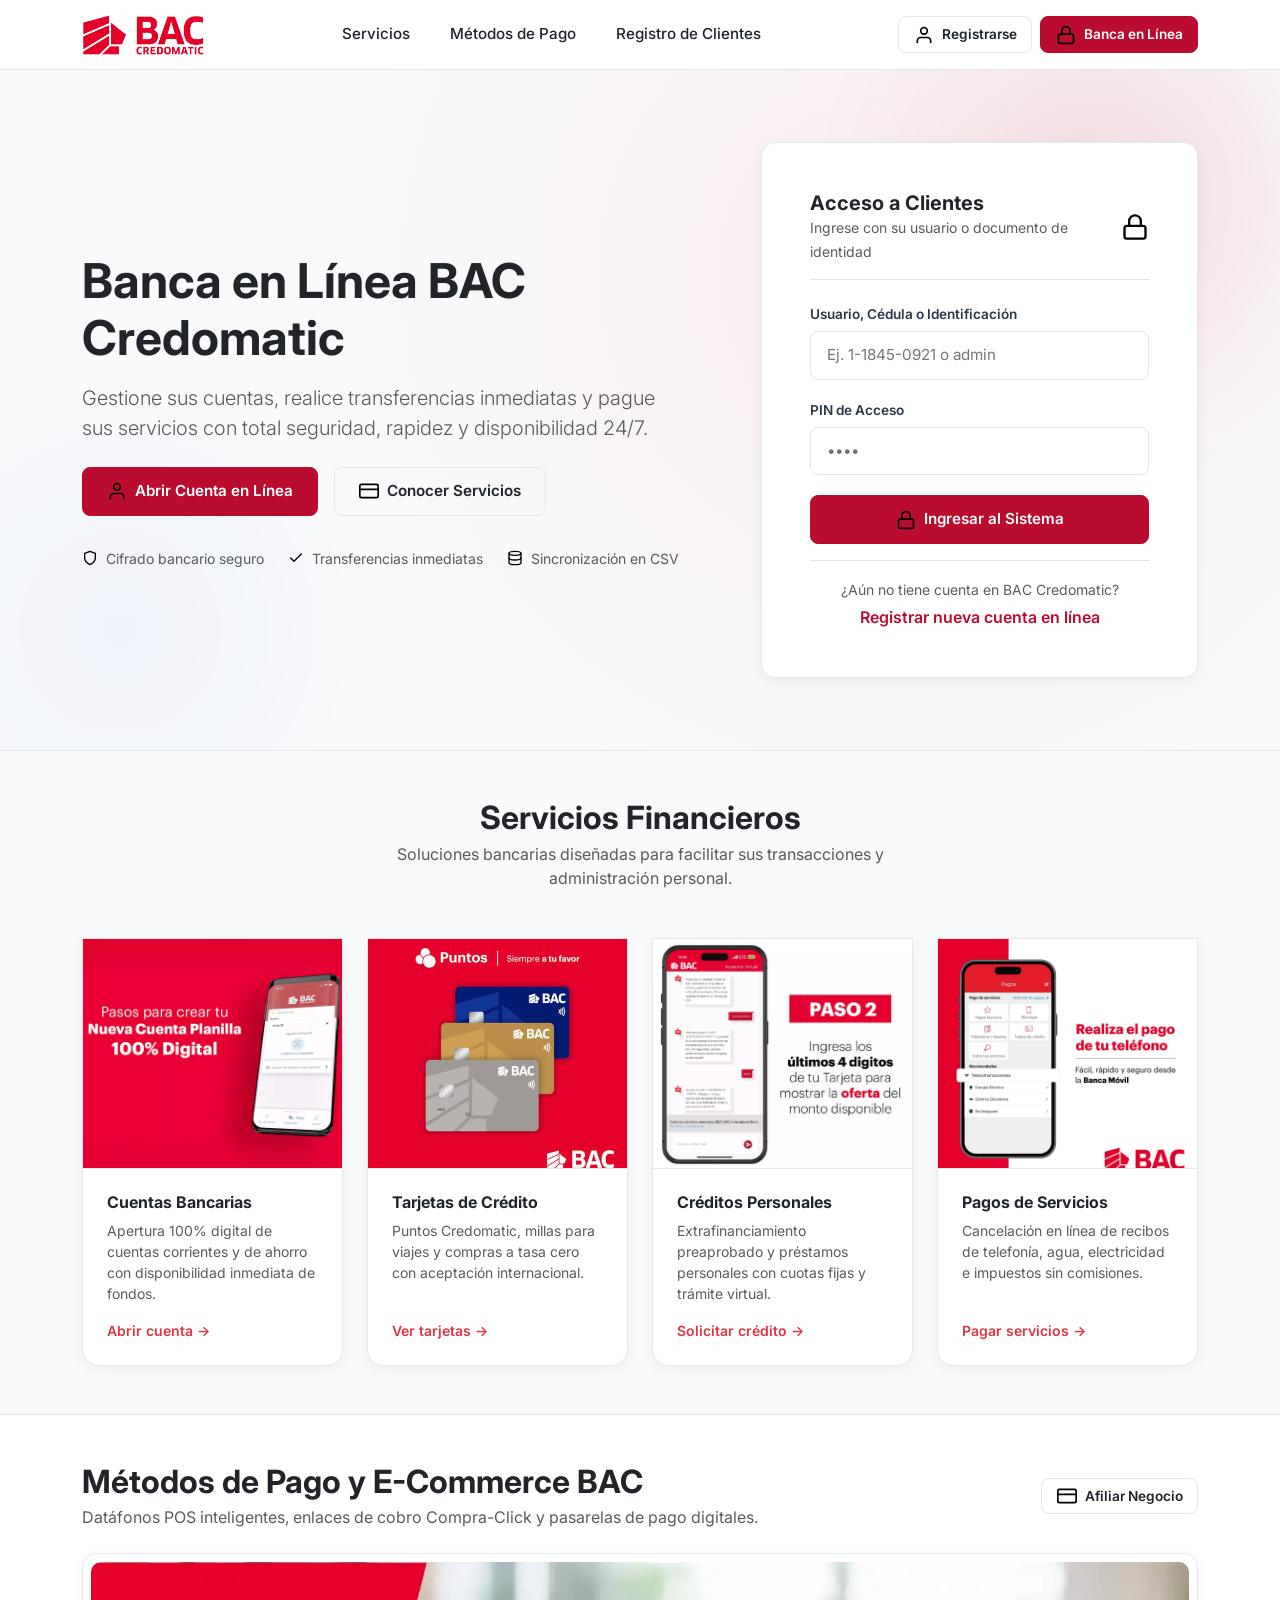
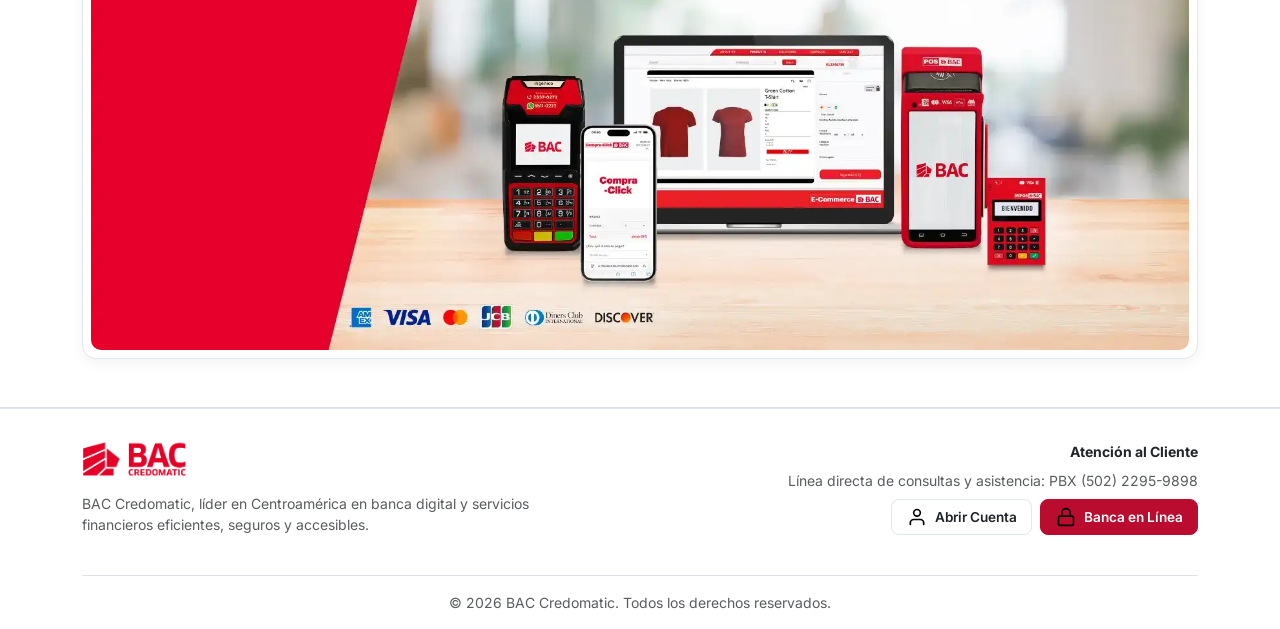
<file: index.html>
<!DOCTYPE html>
<html lang="es">
<head>
  <meta charset="UTF-8">
  <meta name="viewport" content="width=device-width, initial-scale=1.0">
  <title>BAC Credomatic | Banca en Línea</title>
  <link rel="icon" type="image/jpeg" href="imas/elemento_11.jpg">
  <link rel="apple-touch-icon" href="imas/elemento_11.jpg">
  <link href="https://cdn.jsdelivr.net/npm/bootstrap@5.3.3/dist/css/bootstrap.min.css" rel="stylesheet">
  <link rel="stylesheet" href="css/animated.css">
  <link rel="stylesheet" href="css/styles.css">
</head>
<body>

  <!-- Navegación principal -->
  <header class="bac-navbar">
    <div class="container d-flex align-items-center justify-content-between">
      <a href="index.html" class="d-flex align-items-center">
        <img src="imas/logo_sinfondo.png" alt="BAC Credomatic" class="brand-logo">
      </a>
      <nav class="d-none d-md-flex align-items-center gap-2">
        <a href="#servicios" class="bac-nav-link">Servicios</a>
        <a href="#comercio" class="bac-nav-link">Métodos de Pago</a>
        <a href="html/registro.html" class="bac-nav-link">Registro de Clientes</a>
      </nav>
      <div class="d-flex align-items-center gap-2">
        <a href="html/registro.html" class="uiverse-btn-outline uiverse-btn-sm">
          <span class="svg-icon"><img src="svg/user.svg" alt="Registro"></span>
          <span>Registrarse</span>
        </a>
        <a href="html/banca.html" class="uiverse-btn-primary uiverse-btn-sm">
          <span class="svg-icon"><img src="svg/lock.svg" alt="Acceso"></span>
          <span>Banca en Línea</span>
        </a>
      </div>
    </div>
  </header>

  <main>
    <!-- Hero principal limpio, moderno y con fondo difuminado interactivo -->
    <section class="bac-hero-ambient">
      <div class="bac-ambient-orb bac-orb-red"></div>
      <div class="bac-ambient-orb bac-orb-blue"></div>

      <div class="container position-relative" style="z-index: 1;">
        <div class="row align-items-center g-5">
          <div class="col-lg-7 animate__animated animate__fadeInLeft">
            <h1 class="display-5 fw-bold text-dark mb-3">
              Banca en Línea BAC Credomatic
            </h1>
            <p class="lead text-muted mb-4" style="max-width: 580px;">
              Gestione sus cuentas, realice transferencias inmediatas y pague sus servicios con total seguridad, rapidez y disponibilidad 24/7.
            </p>

            <div class="d-flex flex-wrap gap-3 mb-4">
              <a href="html/registro.html" class="uiverse-btn-primary">
                <span class="svg-icon"><img src="svg/user.svg" alt="Crear Cuenta"></span>
                <span>Abrir Cuenta en Línea</span>
              </a>
              <a href="#servicios" class="uiverse-btn-outline">
                <span class="svg-icon"><img src="svg/card.svg" alt="Servicios"></span>
                <span>Conocer Servicios</span>
              </a>
            </div>

            <div class="d-flex flex-wrap align-items-center gap-4 pt-2 text-muted small">
              <div class="d-flex align-items-center gap-2">
                <span class="svg-icon icon-sm text-danger"><img src="svg/shield.svg" alt="Seguridad"></span>
                <span>Cifrado bancario seguro</span>
              </div>
              <div class="d-flex align-items-center gap-2">
                <span class="svg-icon icon-sm text-danger"><img src="svg/check.svg" alt="Tiempo Real"></span>
                <span>Transferencias inmediatas</span>
              </div>
              <div class="d-flex align-items-center gap-2">
                <span class="svg-icon icon-sm text-danger"><img src="svg/database.svg" alt="Datos"></span>
                <span>Sincronización en CSV</span>
              </div>
            </div>
          </div>

          <!-- Tarjeta de Ingreso Directo -->
          <div class="col-lg-5 animate__animated animate__fadeInRight">
            <div class="uiverse-card p-4 p-md-5">
              <div class="d-flex align-items-center justify-content-between mb-4 border-bottom pb-3">
                <div>
                  <h2 class="h5 fw-bold text-dark mb-0">Acceso a Clientes</h2>
                  <small class="text-muted">Ingrese con su usuario o documento de identidad</small>
                </div>
                <span class="svg-icon icon-primary icon-lg">
                  <img src="svg/lock.svg" alt="Candado">
                </span>
              </div>

              <div id="loginFeedback" class="d-none"></div>

              <form id="loginForm">
                <div class="uiverse-input-group">
                  <label for="loginUser">Usuario, Cédula o Identificación</label>
                  <input type="text" id="loginUser" class="uiverse-input" placeholder="Ej. 1-1845-0921 o admin" required>
                </div>

                <div class="uiverse-input-group">
                  <label for="loginPin">PIN de Acceso</label>
                  <input type="password" id="loginPin" class="uiverse-input" placeholder="••••" maxlength="6" required>
                </div>

                <button type="submit" class="uiverse-btn-primary w-100 mb-3">
                  <span class="svg-icon"><img src="svg/lock.svg" alt="Ingresar"></span>
                  <span>Ingresar al Sistema</span>
                </button>
              </form>

              <div class="text-center pt-3 border-top">
                <span class="text-muted small">¿Aún no tiene cuenta en BAC Credomatic?</span>
                <a href="html/registro.html" class="d-block fw-semibold mt-1">Registrar nueva cuenta en línea</a>
              </div>
            </div>
          </div>
        </div>
      </div>
    </section>

    <!-- Sección de Servicios Principales: Rectangulares arriba y redondeadas abajo -->
    <section id="servicios" class="py-5">
      <div class="container">
        <div class="text-center mb-5">
          <h2 class="fw-bold text-dark mb-1">Servicios Financieros</h2>
          <p class="text-muted mx-auto" style="max-width: 550px;">
            Soluciones bancarias diseñadas para facilitar sus transacciones y administración personal.
          </p>
        </div>

        <div class="row g-4">
          <!-- Card 1: Cuentas Bancarias -->
          <div class="col-md-6 col-lg-3">
            <div class="bac-service-card">
              <img src="imas/crear_cuenta_card.png" alt="Apertura de Cuenta Digital" class="bac-service-card-img">
              <div class="bac-service-card-body">
                <h3 class="h6 fw-bold text-dark">Cuentas Bancarias</h3>
                <p class="text-muted small flex-grow-1">
                  Apertura 100% digital de cuentas corrientes y de ahorro con disponibilidad inmediata de fondos.
                </p>
                <a href="html/registro.html" class="fw-semibold text-danger small">Abrir cuenta &rarr;</a>
              </div>
            </div>
          </div>

          <!-- Card 2: Tarjetas de Crédito -->
          <div class="col-md-6 col-lg-3">
            <div class="bac-service-card">
              <img src="imas/tarjetas_card.jpg" alt="Tarjetas BAC Credomatic y Puntos" class="bac-service-card-img">
              <div class="bac-service-card-body">
                <h3 class="h6 fw-bold text-dark">Tarjetas de Crédito</h3>
                <p class="text-muted small flex-grow-1">
                  Puntos Credomatic, millas para viajes y compras a tasa cero con aceptación internacional.
                </p>
                <a href="html/banca.html" class="fw-semibold text-danger small">Ver tarjetas &rarr;</a>
              </div>
            </div>
          </div>

          <!-- Card 3: Créditos Personales -->
          <div class="col-md-6 col-lg-3">
            <div class="bac-service-card">
              <img src="imas/creditos_card.png" alt="Créditos y Extrafinanciamiento" class="bac-service-card-img">
              <div class="bac-service-card-body">
                <h3 class="h6 fw-bold text-dark">Créditos Personales</h3>
                <p class="text-muted small flex-grow-1">
                  Extrafinanciamiento preaprobado y préstamos personales con cuotas fijas y trámite virtual.
                </p>
                <a href="html/banca.html" class="fw-semibold text-danger small">Solicitar crédito &rarr;</a>
              </div>
            </div>
          </div>

          <!-- Card 4: Pagos de Servicios -->
          <div class="col-md-6 col-lg-3">
            <div class="bac-service-card">
              <img src="imas/servicios_card.jpg" alt="Pago de Servicios Móvil" class="bac-service-card-img">
              <div class="bac-service-card-body">
                <h3 class="h6 fw-bold text-dark">Pagos de Servicios</h3>
                <p class="text-muted small flex-grow-1">
                  Cancelación en línea de recibos de telefonía, agua, electricidad e impuestos sin comisiones.
                </p>
                <a href="html/banca.html" class="fw-semibold text-danger small">Pagar servicios &rarr;</a>
              </div>
            </div>
          </div>
        </div>
      </div>
    </section>

    <!-- Sección de Ecosistema Comercial con Banner Completo -->
    <section id="comercio" class="py-5 bg-white border-top border-bottom">
      <div class="container">
        <div class="d-flex flex-wrap justify-content-between align-items-center gap-3 mb-4">
          <div>
            <h2 class="fw-bold text-dark mb-1">Métodos de Pago y E-Commerce BAC</h2>
            <p class="text-muted mb-0">
              Datáfonos POS inteligentes, enlaces de cobro Compra-Click y pasarelas de pago digitales.
            </p>
          </div>
          <a href="html/registro.html" class="uiverse-btn-outline uiverse-btn-sm">
            <span class="svg-icon"><img src="svg/card.svg" alt="POS"></span>
            <span>Afiliar Negocio</span>
          </a>
        </div>

        <div class="bac-banner-showcase-container">
          <img src="imas/baner.png" alt="Ecosistema de Pagos BAC Credomatic" class="bac-full-banner-img">
        </div>
      </div>
    </section>
  </main>

  <!-- Pie de página institucional -->
  <footer class="bac-footer">
    <div class="container">
      <div class="row g-4 mb-4">
        <div class="col-md-6">
          <img src="imas/logo_sinfondo.png" alt="BAC Credomatic" style="height: 36px;" class="mb-3">
          <p class="text-muted small" style="max-width: 450px;">
            BAC Credomatic, líder en Centroamérica en banca digital y servicios financieros eficientes, seguros y accesibles.
          </p>
        </div>
        <div class="col-md-6 text-md-end">
          <div class="fw-bold text-dark small mb-2">Atención al Cliente</div>
          <p class="text-muted small mb-2">Línea directa de consultas y asistencia: PBX (502) 2295-9898</p>
          <div class="d-flex justify-content-md-end gap-2">
            <a href="html/registro.html" class="uiverse-btn-outline uiverse-btn-sm">
              <span class="svg-icon"><img src="svg/user.svg" alt="Registro"></span>
              <span>Abrir Cuenta</span>
            </a>
            <a href="html/banca.html" class="uiverse-btn-primary uiverse-btn-sm">
              <span class="svg-icon"><img src="svg/lock.svg" alt="Acceso"></span>
              <span>Banca en Línea</span>
            </a>
          </div>
        </div>
      </div>
      <div class="border-top pt-3 text-center text-muted small">
        &copy; 2026 BAC Credomatic. Todos los derechos reservados.
      </div>
    </div>
  </footer>

  <script src="js/db.js"></script>
  <script src="js/main.js"></script>
</body>
</html>
</file>
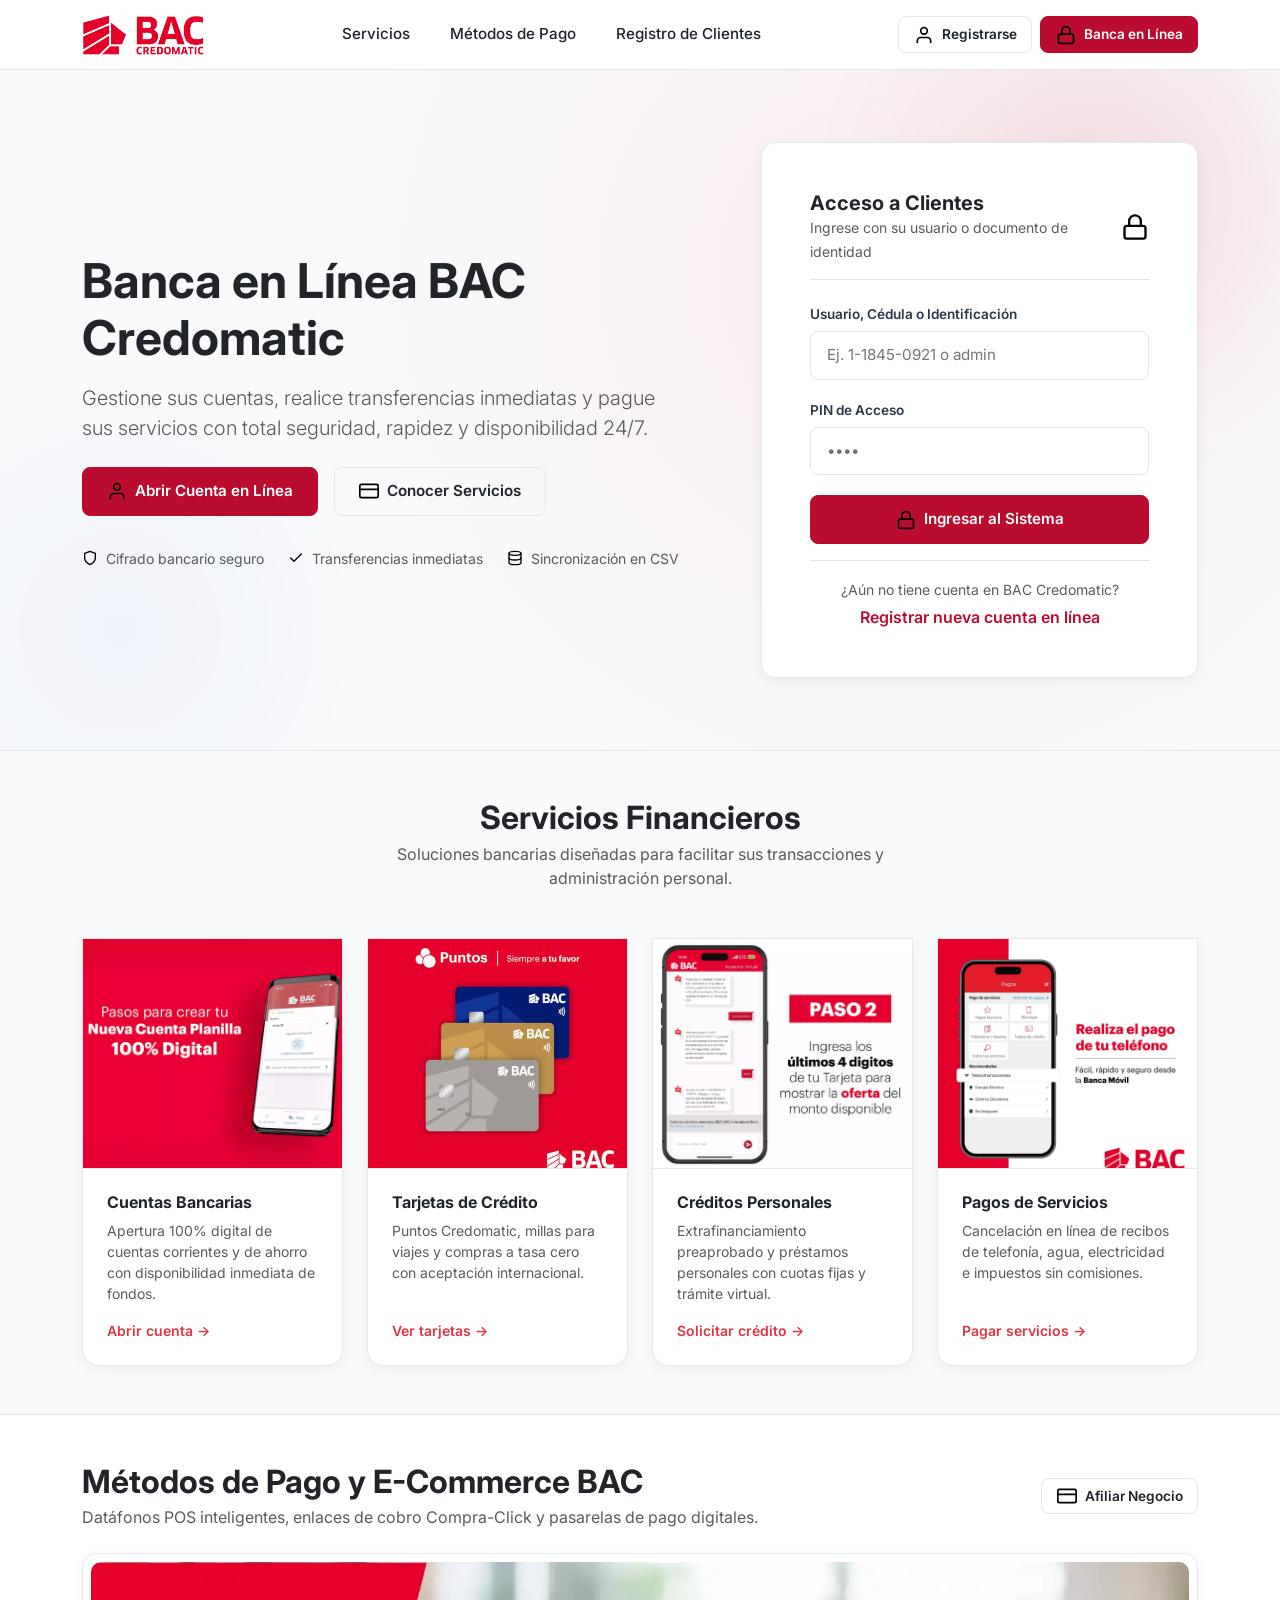
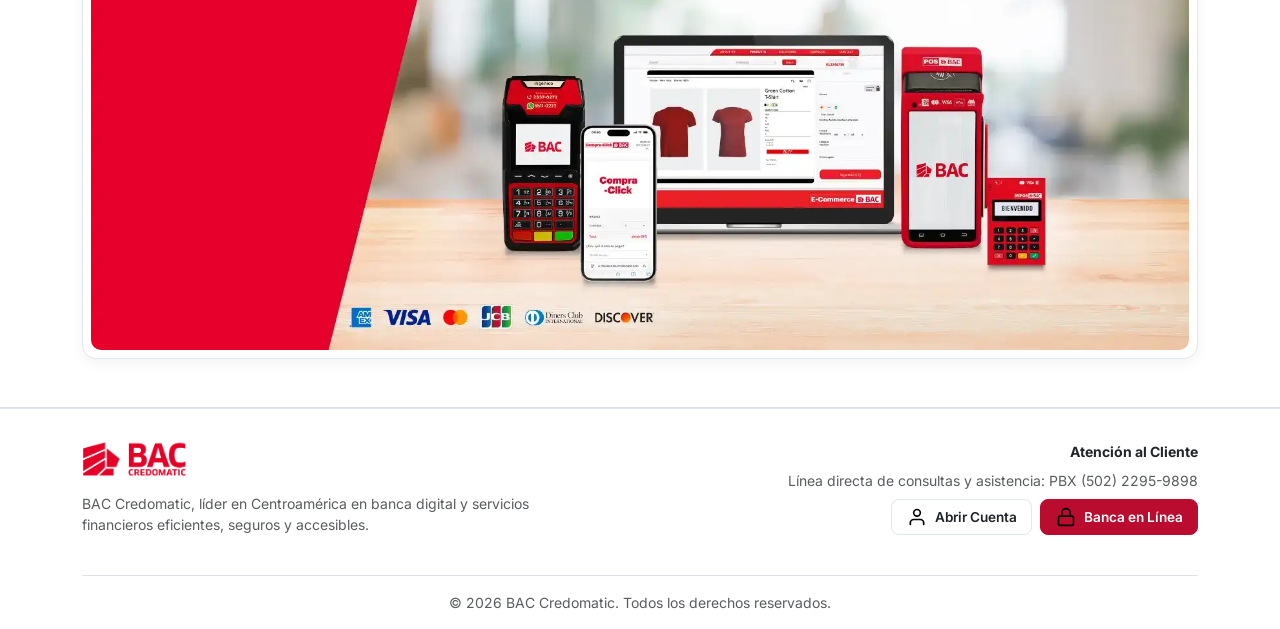
<file: html/banca.html>
<!DOCTYPE html>
<html lang="es">
<head>
  <meta charset="UTF-8">
  <meta name="viewport" content="width=device-width, initial-scale=1.0">
  <title>Banca en Línea | BAC Credomatic</title>
  <link rel="icon" type="image/jpeg" href="../imas/elemento_11.jpg">
  <link rel="apple-touch-icon" href="../imas/elemento_11.jpg">
  <link href="https://cdn.jsdelivr.net/npm/bootstrap@5.3.3/dist/css/bootstrap.min.css" rel="stylesheet">
  <link rel="stylesheet" href="../css/animated.css">
  <link rel="stylesheet" href="../css/styles.css">
</head>
<body>

  <!-- Barra de Navegación de la Banca en Línea -->
  <header class="bac-navbar">
    <div class="container d-flex flex-wrap align-items-center justify-content-between gap-3">
      <div class="d-flex align-items-center gap-3">
        <a href="../index.html">
          <img src="../imas/logo_sinfondo.png" alt="BAC Credomatic" class="brand-logo">
        </a>
      </div>

      <div class="d-flex align-items-center gap-3">
        <div class="d-none d-md-block text-end">
          <div class="small text-muted">Sesión Activa:</div>
          <div class="fw-bold text-dark" id="userGreeting">-</div>
        </div>

        <button type="button" id="btnCerrarSesion" class="uiverse-btn-outline uiverse-btn-sm">
          <span class="svg-icon"><img src="../svg/logout.svg" alt="Salir"></span>
          <span>Cerrar Sesión</span>
        </button>
      </div>
    </div>
  </header>

  <main class="py-4">
    <div class="container">

      <!-- Encabezado y Selector Exclusivo para Administrador -->
      <div class="row align-items-center g-3 mb-4">
        <div class="col-md-7" id="panelHeaderCol">
          <h1 class="h4 fw-bold text-dark mb-1">Banca en Línea</h1>
          <p class="text-muted small mb-0">Consulte saldos, efectúe transferencias, liquide servicios y genere su estado de cuenta.</p>
        </div>
        <div class="col-md-5 d-none" id="adminAccountSelectorCol">
          <label for="accountSelector" class="form-label small fw-semibold text-danger mb-1">
            <span class="svg-icon icon-sm"><img src="../svg/shield.svg" alt="Admin"></span>
            Panel de Administrador (Cambiar Cuenta):
          </label>
          <select id="accountSelector" class="uiverse-select"></select>
        </div>
      </div>

      <!-- Tarjeta de Saldo y Resumen de Cuenta -->
      <div class="row g-4 mb-4">
        <div class="col-lg-6">
          <div id="bacCardPreview" class="bac-card-display red">
            <div class="d-flex justify-content-between align-items-start">
              <span class="bac-card-chip"></span>
              <img src="../imas/logo_sinfondo.png" alt="BAC" style="height: 24px; filter: brightness(0) invert(1);">
            </div>
            <div class="my-3">
              <div class="text-white-50 small mb-1">Saldo Disponible</div>
              <div class="display-6 fw-bold text-white text-nowrap" id="displaySaldo">Q 0.00</div>
            </div>
            <div>
              <div class="d-flex justify-content-between align-items-end">
                <div>
                  <div class="small text-white-50" id="displayTipoCuenta">Cuenta Monetaria</div>
                  <div class="fw-semibold text-white tracking-wide" id="displayTitular">-</div>
                </div>
                <div class="text-end">
                  <div class="small text-white-50">Número IBAN</div>
                  <div class="font-monospace small text-white" id="displayNumeroCuenta">-</div>
                </div>
              </div>
            </div>
          </div>
        </div>

        <div class="col-lg-6">
          <div class="row g-3 h-100">
            <div class="col-sm-6">
              <div class="uiverse-card p-3 h-100 d-flex flex-column justify-content-between">
                <div>
                  <div class="d-flex justify-content-between align-items-center mb-2">
                    <span class="text-muted small">Ingresos del Período</span>
                    <span class="svg-icon icon-sm text-success"><img src="../svg/arrow-down-left.svg" alt="Ingresos"></span>
                  </div>
                  <div class="h4 fw-bold text-success mb-0" id="displayTotalIngresos">Q 0.00</div>
                </div>
                <div class="text-muted small mt-2">Acreditaciones y depósitos registrados en cuenta.</div>
              </div>
            </div>

            <div class="col-sm-6">
              <div class="uiverse-card p-3 h-100 d-flex flex-column justify-content-between">
                <div>
                  <div class="d-flex justify-content-between align-items-center mb-2">
                    <span class="text-muted small">Egresos y Pagos</span>
                    <span class="svg-icon icon-sm text-danger"><img src="../svg/arrow-up-right.svg" alt="Egresos"></span>
                  </div>
                  <div class="h4 fw-bold text-danger mb-0" id="displayTotalEgresos">Q 0.00</div>
                </div>
                <div class="text-muted small mt-2">Transferencias salientes y pagos de servicios.</div>
              </div>
            </div>

            <div class="col-12">
              <div class="uiverse-card p-3 d-flex flex-wrap align-items-center justify-content-between gap-2">
                <div class="d-flex align-items-center gap-2">
                  <span class="svg-icon icon-primary"><img src="../svg/shield.svg" alt="Seguridad"></span>
                  <div class="small">
                    <span class="fw-semibold text-dark">Usuario: </span>
                    <span class="text-danger fw-bold" id="displayUsuario">-</span>
                    <span class="mx-2 text-muted">|</span>
                    <span class="fw-semibold text-dark">Identificación: </span>
                    <span class="text-muted" id="displayCedula">-</span>
                  </div>
                </div>
                <button type="button" id="btnExportarMiCuenta" class="uiverse-btn-outline uiverse-btn-sm">
                  <span class="svg-icon"><img src="../svg/download.svg" alt="CSV"></span>
                  <span>Exportar Mis Datos (CSV)</span>
                </button>
              </div>
            </div>
          </div>
        </div>
      </div>

      <!-- Barra de Pestañas / Módulos centrada -->
      <nav class="bac-tabs-nav">
        <button type="button" class="bac-tab-btn active" data-tab="movimientos">
          <span class="svg-icon"><img src="../svg/card.svg" alt="Movimientos"></span>
          <span>Movimientos</span>
        </button>
        <button type="button" class="bac-tab-btn" data-tab="transferencias">
          <span class="svg-icon"><img src="../svg/transfer.svg" alt="Transferencias"></span>
          <span>Transferencias</span>
        </button>
        <button type="button" class="bac-tab-btn" data-tab="servicios">
          <span class="svg-icon"><img src="../svg/bill.svg" alt="Servicios"></span>
          <span>Pago de Servicios</span>
        </button>
        <button type="button" class="bac-tab-btn" data-tab="estado">
          <span class="svg-icon"><img src="../svg/statement.svg" alt="Estado"></span>
          <span>Estado de Cuenta</span>
        </button>
        <button type="button" class="bac-tab-btn d-none" data-tab="database" id="tabAdminDatabase">
          <span class="svg-icon"><img src="../svg/database.svg" alt="Base de Datos"></span>
          <span>Base de Datos Cloud & CSV (Admin)</span>
        </button>
      </nav>

      <!-- Panel 1: MOVIMIENTOS -->
      <section id="panel-movimientos" class="tab-content-panel">
        <div class="uiverse-card p-4">
          <div class="d-flex flex-wrap justify-content-between align-items-center gap-3 mb-3 pb-3 border-bottom">
            <div>
              <h2 class="h5 fw-bold text-dark mb-0">Últimos Movimientos Registrados</h2>
              <small class="text-muted">Historial de depósitos, retiros, transferencias y pagos en tiempo real.</small>
            </div>
            <div class="d-flex flex-wrap gap-2">
              <input type="text" id="searchMovimiento" class="uiverse-input form-control-sm" placeholder="Buscar concepto o referencia..." style="width: 250px;">
              <select id="filterTipoMovimiento" class="uiverse-select" style="width: 150px;">
                <option value="todos">Todos</option>
                <option value="crédito">Créditos (+)</option>
                <option value="débito">Débitos (-)</option>
              </select>
            </div>
          </div>

          <div class="bac-table-container">
            <div class="table-responsive">
              <table class="table bac-table align-middle">
                <thead>
                  <tr>
                    <th>Fecha y Hora</th>
                    <th>Concepto / Referencia</th>
                    <th>Tipo</th>
                    <th>Categoría</th>
                    <th class="text-nowrap">Monto</th>
                    <th class="text-nowrap">Saldo Posterior</th>
                  </tr>
                </thead>
                <tbody id="movimientosTableBody"></tbody>
              </table>
            </div>
          </div>
        </div>
      </section>

      <!-- Panel 2: TRANSFERENCIAS -->
      <section id="panel-transferencias" class="tab-content-panel d-none">
        <div class="row g-4">
          <div class="col-lg-7">
            <div class="uiverse-card p-4">
              <div class="border-bottom pb-3 mb-3">
                <h2 class="h5 fw-bold text-dark mb-1">Transferencias Bancarias</h2>
                <small class="text-muted">Envíe fondos verificando el saldo disponible en tiempo real.</small>
              </div>

              <div id="transferFeedback" class="d-none"></div>

              <form id="transferForm">
                <div class="uiverse-input-group">
                  <label for="tfDestino">Cuenta Bancaria de Destino (IBAN o BAC)</label>
                  <input type="text" id="tfDestino" class="uiverse-input" placeholder="Ej. GT0501020000123456789" required>
                  <small class="text-muted">Cuentas BAC se acreditan de forma inmediata.</small>
                </div>

                <div class="uiverse-input-group">
                  <label for="tfBeneficiario">Nombre Completo del Beneficiario</label>
                  <input type="text" id="tfBeneficiario" class="uiverse-input" placeholder="Ej. María Fernanda Rojas" required>
                </div>

                <div class="row g-3">
                  <div class="col-md-6">
                    <div class="uiverse-input-group">
                      <label for="tfMonto">Monto a Transferir</label>
                      <input type="number" id="tfMonto" class="uiverse-input" min="0.01" step="0.01" placeholder="0.00" required>
                    </div>
                  </div>
                  <div class="col-md-6">
                    <div class="uiverse-input-group">
                      <label for="tfMotivo">Motivo o Concepto</label>
                      <input type="text" id="tfMotivo" class="uiverse-input" placeholder="Ej. Pago de factura" required>
                    </div>
                  </div>
                </div>

                <button type="submit" class="uiverse-btn-primary w-100 mt-2">
                  <span class="svg-icon"><img src="../svg/transfer.svg" alt="Transferir"></span>
                  <span>Comprobar Saldo y Transferir Fondos</span>
                </button>
              </form>
            </div>
          </div>

          <div class="col-lg-5">
            <div id="transferVoucher" class="d-none"></div>
            <div class="uiverse-card p-4">
              <h3 class="h6 fw-bold text-dark mb-3">Recomendaciones de Seguridad</h3>
              <ul class="text-muted small ps-3 mb-0">
                <li class="mb-2">Verifique siempre el número de cuenta y el titular antes de confirmar.</li>
                <li class="mb-2">Los fondos son debitados de forma instantánea de su saldo disponible.</li>
                <li class="mb-2">Se genera un número único de referencia para rastreo oficial.</li>
                <li>Operación registrada directamente en la base de datos CSV.</li>
              </ul>
            </div>
          </div>
        </div>
      </section>

      <!-- Panel 3: PAGO DE SERVICIOS -->
      <section id="panel-servicios" class="tab-content-panel d-none">
        <div class="row g-4">
          <div class="col-lg-7">
            <div class="uiverse-card p-4">
              <div class="border-bottom pb-3 mb-3">
                <h2 class="h5 fw-bold text-dark mb-1">Pago de Servicios</h2>
                <small class="text-muted">Cancele recibos de telefonía, agua, electricidad y tarjetas en tiempo real.</small>
              </div>

              <div id="serviciosFeedback" class="d-none"></div>

              <form id="serviciosForm">
                <div class="uiverse-input-group">
                  <label for="srvCategoria">Categoría del Servicio</label>
                  <select id="srvCategoria" class="uiverse-select" required>
                    <option value="Electricidad">Electricidad</option>
                    <option value="Agua Potable">Agua Potable</option>
                    <option value="Telefonía e Internet">Telefonía e Internet</option>
                    <option value="Tarjeta de Crédito">Tarjeta de Crédito BAC</option>
                  </select>
                </div>

                <div class="uiverse-input-group">
                  <label for="srvEmpresa">Empresa / Convenio</label>
                  <select id="srvEmpresa" class="uiverse-select" required></select>
                </div>

                <div class="row g-3">
                  <div class="col-md-6">
                    <div class="uiverse-input-group">
                      <label for="srvContrato">Número de Servicio / NIS / Teléfono</label>
                      <input type="text" id="srvContrato" class="uiverse-input" placeholder="Ej. 100234567" required>
                    </div>
                  </div>
                  <div class="col-md-6">
                    <div class="uiverse-input-group">
                      <label for="srvMonto">Monto de la Factura</label>
                      <input type="number" id="srvMonto" class="uiverse-input" min="0.01" step="0.01" placeholder="0.00" required>
                    </div>
                  </div>
                </div>

                <button type="submit" class="uiverse-btn-primary w-100 mt-2">
                  <span class="svg-icon"><img src="../svg/bill.svg" alt="Pagar"></span>
                  <span>Verificar Saldo y Aplicar Pago</span>
                </button>
              </form>
            </div>
          </div>

          <div class="col-lg-5">
            <div id="serviciosVoucher" class="d-none"></div>
            <div class="uiverse-card p-4">
              <h3 class="h6 fw-bold text-dark mb-3">Convenios Disponibles en Guatemala</h3>
              <p class="text-muted small mb-3">Servicios integrados en la red de recaudación de BAC Credomatic:</p>
              <div class="d-flex flex-column gap-2 text-muted small">
                <div class="d-flex align-items-center gap-2">
                  <span class="svg-icon icon-sm text-primary"><img src="../svg/power.svg" alt="Luz"></span>
                  <span>Electricidad: EEGSA, Energuate</span>
                </div>
                <div class="d-flex align-items-center gap-2">
                  <span class="svg-icon icon-sm text-primary"><img src="../svg/water.svg" alt="Agua"></span>
                  <span>Agua Potable: EMPAGUA</span>
                </div>
                <div class="d-flex align-items-center gap-2">
                  <span class="svg-icon icon-sm text-primary"><img src="../svg/phone.svg" alt="Teléfono"></span>
                  <span>Telefonía / Internet: Tigo Guatemala, Claro</span>
                </div>
                <div class="d-flex align-items-center gap-2">
                  <span class="svg-icon icon-sm text-primary"><img src="../svg/card.svg" alt="Tarjeta"></span>
                  <span>Tarjetas BAC Credomatic Visa / Mastercard</span>
                </div>
              </div>
            </div>
          </div>
        </div>
      </section>

      <!-- Panel 4: ESTADO DE CUENTA -->
      <section id="panel-estado" class="tab-content-panel d-none">
        <div class="uiverse-card p-4 mb-4">
          <div class="d-flex flex-wrap justify-content-between align-items-center gap-3">
            <div>
              <h2 class="h5 fw-bold text-dark mb-0">Generador de Estado de Cuenta</h2>
              <small class="text-muted">Emita y descargue su informe financiero consolidado para el período seleccionado.</small>
            </div>
            <div class="d-flex flex-wrap gap-2">
              <select id="periodoEstado" class="uiverse-select" style="width: 230px;">
                <option value="mes_actual">Mes Actual (Octubre - Noviembre 2026)</option>
                <option value="mes_anterior">Mes Anterior (Septiembre 2026)</option>
                <option value="trimestre">Últimos 3 Meses</option>
              </select>
              <button type="button" id="btnGenerarEstado" class="uiverse-btn-primary uiverse-btn-sm">
                <span class="svg-icon"><img src="../svg/refresh.svg" alt="Actualizar"></span>
                <span>Generar Informe</span>
              </button>
            </div>
          </div>
        </div>

        <div id="statementContainer"></div>
      </section>

      <!-- Panel 5: BASE DE DATOS CLOUD & CSV (Solo Administrador) -->
      <section id="panel-database" class="tab-content-panel d-none">
        <div class="uiverse-card p-4">
          <div class="d-flex flex-wrap justify-content-between align-items-center gap-3 mb-3 pb-3 border-bottom">
            <div>
              <h2 class="h5 fw-bold text-dark mb-0">Administración de Base de Datos Cloud & CSV</h2>
              <small class="text-muted">Base de datos en la nube (TextDB Cloud) con persistencia en tiempo real y copias de seguridad en archivos CSV.</small>
            </div>
            <div class="d-flex flex-wrap gap-2">
              <a href="https://textdb.dev/data/bac_credomatic_gt_cuentas" target="_blank" rel="noopener noreferrer" class="uiverse-btn-outline uiverse-btn-sm">
                <span class="svg-icon"><img src="../svg/shield.svg" alt="Nube"></span>
                <span>Ver Cuentas en TextDB</span>
              </a>
              <a href="https://textdb.dev/data/bac_credomatic_gt_transacciones" target="_blank" rel="noopener noreferrer" class="uiverse-btn-outline uiverse-btn-sm">
                <span class="svg-icon"><img src="../svg/shield.svg" alt="Nube"></span>
                <span>Ver Transacciones en TextDB</span>
              </a>
              <button type="button" id="btnSyncCloud" class="uiverse-btn-primary uiverse-btn-sm">
                <span class="svg-icon"><img src="../svg/refresh.svg" alt="Sincronizar"></span>
                <span>Sincronizar Cloud & CSV</span>
              </button>
              <button type="button" onclick="DB.exportarCSV('cuentas')" class="uiverse-btn-outline uiverse-btn-sm">
                <span class="svg-icon"><img src="../svg/download.svg" alt="Descarga"></span>
                <span>Cuentas CSV (Copia)</span>
              </button>
              <button type="button" onclick="DB.exportarCSV('transacciones')" class="uiverse-btn-outline uiverse-btn-sm">
                <span class="svg-icon"><img src="../svg/download.svg" alt="Descarga"></span>
                <span>Transacciones CSV (Copia)</span>
              </button>
              <button type="button" id="btnResetDB" class="uiverse-btn-outline uiverse-btn-sm text-danger border-danger">
                <span>Restablecer Datos</span>
              </button>
            </div>
          </div>

          <div class="row g-3 mb-4">
            <div class="col-md-4">
              <div class="p-3 bg-light border rounded text-center">
                <div class="text-muted small">Estado de la Nube</div>
                <div class="fw-bold text-success fs-6 mt-1">
                  <span class="svg-icon icon-sm text-success"><img src="../svg/check.svg" alt="OK"></span>
                  TextDB Cloud Conectado
                </div>
              </div>
            </div>
            <div class="col-md-4">
              <div class="p-3 bg-light border rounded text-center">
                <div class="text-muted small">Copia de Seguridad</div>
                <div class="fw-bold text-dark fs-6 mt-1">Archivos CSV Locales en Disco</div>
              </div>
            </div>
            <div class="col-md-4">
              <div class="p-3 bg-light border rounded text-center">
                <div class="text-muted small">Movimientos Registrados</div>
                <div class="fw-bold text-danger fs-6 mt-1">5 movimientos por cada cuenta</div>
              </div>
            </div>
          </div>

          <div class="row g-4">
            <div class="col-lg-6">
              <h3 class="h6 fw-bold text-dark mb-2">Tabla de Cuentas (cuentas.csv / TextDB)</h3>
              <pre id="csvCuentasPre" class="p-3 bg-light border rounded small font-monospace" style="max-height: 250px; overflow-y: auto;"></pre>
            </div>
            <div class="col-lg-6">
              <h3 class="h6 fw-bold text-dark mb-2">Historial de Transacciones (transacciones.csv / TextDB)</h3>
              <pre id="csvTransaccionesPre" class="p-3 bg-light border rounded small font-monospace" style="max-height: 250px; overflow-y: auto;"></pre>
            </div>
          </div>
        </div>
      </section>

    </div>
  </main>

  <footer class="bac-footer">
    <div class="container text-center text-muted small">
      &copy; 2026 BAC Credomatic. Plataforma de Banca en Línea. Transacciones seguras y supervisadas.
    </div>
  </footer>

  <script src="../js/db.js"></script>
  <script src="../js/banca.js"></script>
</body>
</html>
</file>
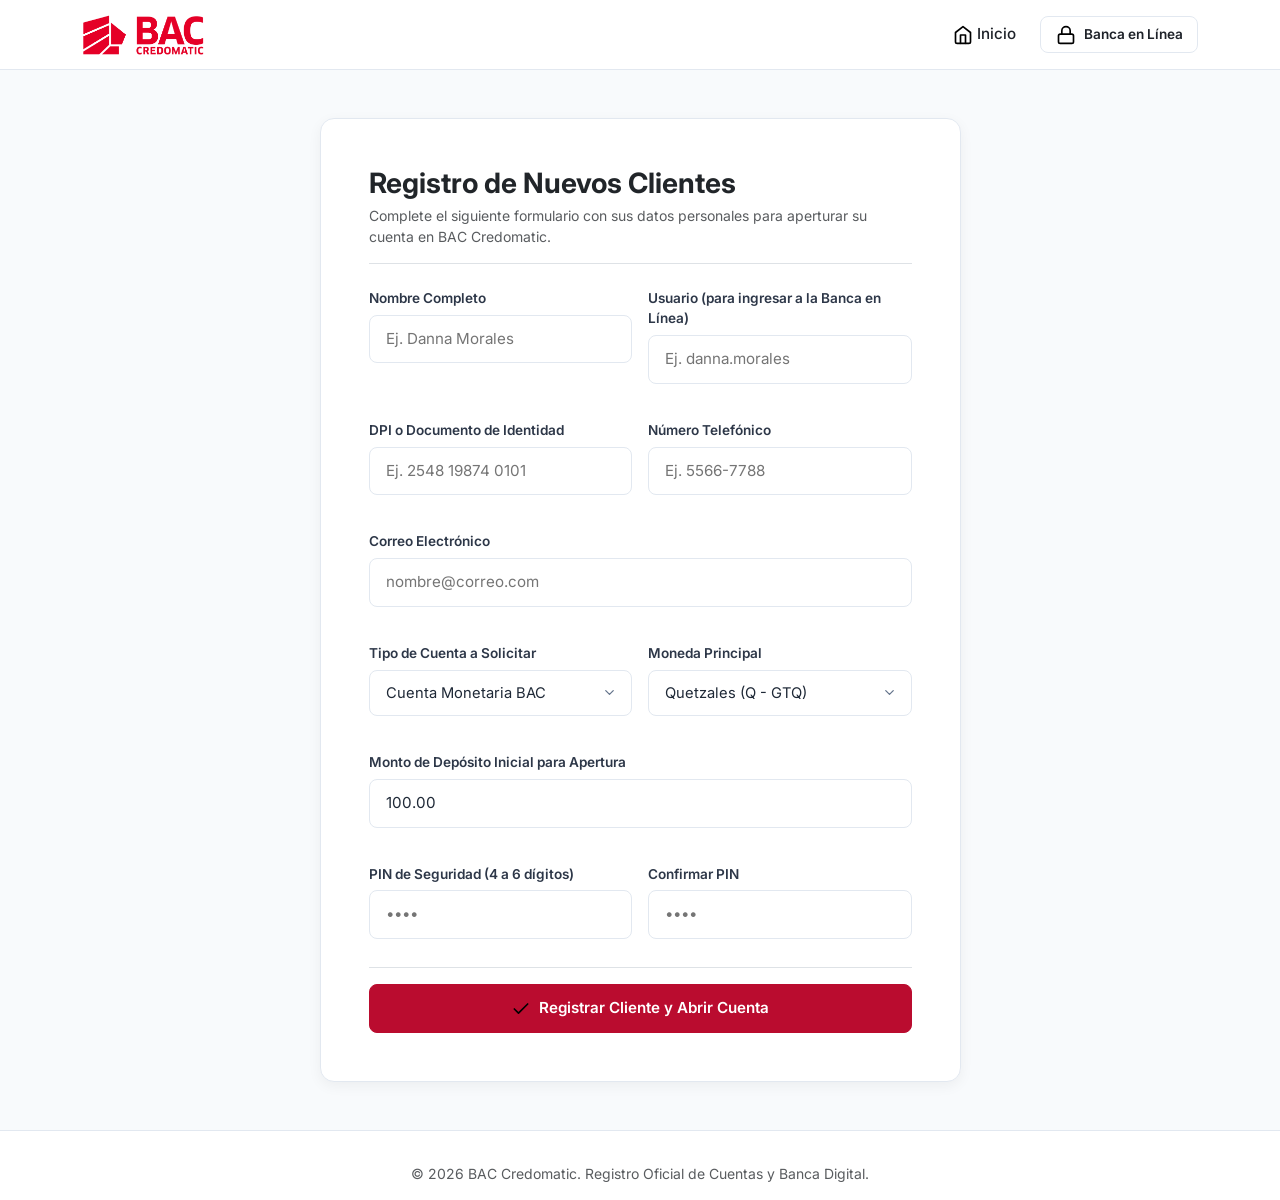
<file: html/registro.html>
<!DOCTYPE html>
<html lang="es">
<head>
  <meta charset="UTF-8">
  <meta name="viewport" content="width=device-width, initial-scale=1.0">
  <title>Registro de Clientes | BAC Credomatic</title>
  <link rel="icon" type="image/jpeg" href="../imas/elemento_11.jpg">
  <link rel="apple-touch-icon" href="../imas/elemento_11.jpg">
  <link href="https://cdn.jsdelivr.net/npm/bootstrap@5.3.3/dist/css/bootstrap.min.css" rel="stylesheet">
  <link rel="stylesheet" href="../css/animated.css">
  <link rel="stylesheet" href="../css/styles.css">
</head>
<body>

  <!-- Navegación superior -->
  <header class="bac-navbar">
    <div class="container d-flex align-items-center justify-content-between">
      <a href="../index.html" class="d-flex align-items-center">
        <img src="../imas/logo_sinfondo.png" alt="BAC Credomatic" class="brand-logo">
      </a>
      <div class="d-flex align-items-center gap-2">
        <a href="../index.html" class="bac-nav-link">
          <span class="svg-icon"><img src="../svg/home.svg" alt="Inicio"></span>
          <span>Inicio</span>
        </a>
        <a href="banca.html" class="uiverse-btn-outline uiverse-btn-sm">
          <span class="svg-icon"><img src="../svg/lock.svg" alt="Banca"></span>
          <span>Banca en Línea</span>
        </a>
      </div>
    </div>
  </header>

  <!-- Contenido principal -->
  <main class="py-5">
    <div class="container">
      <div class="row justify-content-center">
        <div class="col-lg-8 col-xl-7">

          <!-- Formulario de registro -->
          <div id="formSection" class="uiverse-card p-4 p-md-5 animate__animated animate__fadeIn">
            <div class="border-bottom pb-3 mb-4">
              <h1 class="h3 fw-bold text-dark mb-1">Registro de Nuevos Clientes</h1>
              <p class="text-muted small mb-0">
                Complete el siguiente formulario con sus datos personales para aperturar su cuenta en BAC Credomatic.
              </p>
            </div>

            <div id="alertContainer" class="d-none"></div>

            <form id="registroForm">
              <div class="row g-3">
                <div class="col-md-6">
                  <div class="uiverse-input-group">
                    <label for="regTitular">Nombre Completo</label>
                    <input type="text" id="regTitular" class="uiverse-input" placeholder="Ej. Danna Morales" required>
                  </div>
                </div>

                <div class="col-md-6">
                  <div class="uiverse-input-group">
                    <label for="regUsuario">Usuario (para ingresar a la Banca en Línea)</label>
                    <input type="text" id="regUsuario" class="uiverse-input" placeholder="Ej. danna.morales" required>
                  </div>
                </div>

                <div class="col-md-6">
                  <div class="uiverse-input-group">
                    <label for="regCedula">DPI o Documento de Identidad</label>
                    <input type="text" id="regCedula" class="uiverse-input" placeholder="Ej. 2548 19874 0101" required>
                  </div>
                </div>

                <div class="col-md-6">
                  <div class="uiverse-input-group">
                    <label for="regTelefono">Número Telefónico</label>
                    <input type="tel" id="regTelefono" class="uiverse-input" placeholder="Ej. 5566-7788" required>
                  </div>
                </div>

                <div class="col-md-12">
                  <div class="uiverse-input-group">
                    <label for="regCorreo">Correo Electrónico</label>
                    <input type="email" id="regCorreo" class="uiverse-input" placeholder="nombre@correo.com" required>
                  </div>
                </div>

                <div class="col-md-6">
                  <div class="uiverse-input-group">
                    <label for="regTipoCuenta">Tipo de Cuenta a Solicitar</label>
                    <select id="regTipoCuenta" class="uiverse-input" required>
                      <option value="Cuenta Monetaria BAC" selected>Cuenta Monetaria BAC</option>
                      <option value="Cuenta de Ahorros Total">Cuenta de Ahorros Total</option>
                      <option value="Cuenta Planilla BAC">Cuenta Planilla BAC</option>
                    </select>
                  </div>
                </div>

                <div class="col-md-6">
                  <div class="uiverse-input-group">
                    <label for="regMoneda">Moneda Principal</label>
                    <select id="regMoneda" class="uiverse-input" required>
                      <option value="GTQ" selected>Quetzales (Q - GTQ)</option>
                      <option value="USD">Dólares ($ - USD)</option>
                      <option value="CRC">Colones (₡ - CRC)</option>
                    </select>
                  </div>
                </div>

                <div class="col-md-12">
                  <div class="uiverse-input-group">
                    <label for="regDeposito">Monto de Depósito Inicial para Apertura</label>
                    <input type="number" id="regDeposito" class="uiverse-input" min="0" step="0.01" value="100.00" required>
                  </div>
                </div>

                <div class="col-md-6">
                  <div class="uiverse-input-group">
                    <label for="regPin">PIN de Seguridad (4 a 6 dígitos)</label>
                    <input type="password" id="regPin" class="uiverse-input" placeholder="••••" maxlength="6" required>
                  </div>
                </div>

                <div class="col-md-6">
                  <div class="uiverse-input-group">
                    <label for="regPinConfirm">Confirmar PIN</label>
                    <input type="password" id="regPinConfirm" class="uiverse-input" placeholder="••••" maxlength="6" required>
                  </div>
                </div>
              </div>

              <div class="pt-3 border-top mt-2">
                <button type="submit" class="uiverse-btn-primary w-100">
                  <span class="svg-icon"><img src="../svg/check.svg" alt="Confirmar"></span>
                  <span>Registrar Cliente y Abrir Cuenta</span>
                </button>
              </div>
            </form>
          </div>

          <!-- Vista de confirmación con datos registrados -->
          <div id="confirmationSection" class="uiverse-card p-4 p-md-5 d-none">
            <div class="text-center mb-4">
              <span class="svg-icon icon-primary icon-lg mb-2">
                <img src="../svg/check.svg" alt="Exitoso">
              </span>
              <h2 class="h3 fw-bold text-dark">Registro Completado con Éxito</h2>
              <p class="text-muted small">
                Su cuenta ha sido creada y registrada en la base de datos CSV de BAC Credomatic.
              </p>
            </div>

            <div class="bac-receipt mb-4">
              <div class="bac-receipt-row">
                <span class="text-muted">Usuario Asignado:</span>
                <span class="fw-bold text-danger fs-6" id="confUsuario">-</span>
              </div>
              <div class="bac-receipt-row">
                <span class="text-muted">Titular de la Cuenta:</span>
                <span class="fw-semibold text-dark" id="confTitular">-</span>
              </div>
              <div class="bac-receipt-row">
                <span class="text-muted">Identificación / Cédula:</span>
                <span class="fw-semibold text-dark" id="confCedula">-</span>
              </div>
              <div class="bac-receipt-row">
                <span class="text-muted">Número de Cuenta IBAN:</span>
                <span class="fw-bold text-dark" id="confNumeroCuenta">-</span>
              </div>
              <div class="bac-receipt-row">
                <span class="text-muted">Tipo de Cuenta:</span>
                <span class="fw-semibold text-dark" id="confTipoCuenta">-</span>
              </div>
              <div class="bac-receipt-row">
                <span class="text-muted">Moneda:</span>
                <span class="fw-semibold text-dark" id="confMoneda">-</span>
              </div>
              <div class="bac-receipt-row">
                <span class="text-muted">Saldo Inicial Disponible:</span>
                <span class="fw-bold text-success" id="confSaldo">-</span>
              </div>
              <div class="bac-receipt-row">
                <span class="text-muted">Correo Registrado:</span>
                <span class="fw-semibold text-dark" id="confCorreo">-</span>
              </div>
              <div class="bac-receipt-row">
                <span class="text-muted">Teléfono de Contacto:</span>
                <span class="fw-semibold text-dark" id="confTelefono">-</span>
              </div>
            </div>

            <div class="d-flex flex-column flex-sm-row gap-3">
              <button type="button" id="btnAccederBanca" class="uiverse-btn-primary flex-grow-1">
                <span class="svg-icon"><img src="../svg/lock.svg" alt="Acceso"></span>
                <span>Acceder a Mi Cuenta</span>
              </button>
              <button type="button" id="btnDescargarMiCuenta" class="uiverse-btn-outline">
                <span class="svg-icon"><img src="../svg/download.svg" alt="Descargar"></span>
                <span>Descargar Mi Comprobante</span>
              </button>
            </div>
          </div>

        </div>
      </div>
    </div>
  </main>

  <footer class="bac-footer">
    <div class="container text-center text-muted small">
      &copy; 2026 BAC Credomatic. Registro Oficial de Cuentas y Banca Digital.
    </div>
  </footer>

  <script src="../js/db.js"></script>
  <script src="../js/registro.js"></script>
</body>
</html>
</file>
<file: css/styles.css>
@import url('https://fonts.googleapis.com/css2?family=Inter:wght@300;400;500;600;700&display=swap');

:root {
  --bac-red: #BA0C2F;
  --bac-red-hover: #9B0824;
  --bac-red-light: #FDF2F4;
  --bac-dark: #1E2229;
  --bac-dark-light: #2D3748;
  --bac-gray-bg: #F8FAFC;
  --bac-text-main: #1F2937;
  --bac-text-muted: #64748B;
  --bac-border: #E2E8F0;
  --bac-border-focus: #BA0C2F;
  --bac-radius: 14px;
  --bac-radius-sm: 8px;
  --bac-shadow: 0 4px 14px 0 rgba(0, 0, 0, 0.05);
  --bac-shadow-hover: 0 14px 30px -8px rgba(30, 34, 41, 0.12);
}

* {
  box-sizing: border-box;
  margin: 0;
  padding: 0;
}

body {
  font-family: 'Inter', -apple-system, BlinkMacSystemFont, 'Segoe UI', Roboto, sans-serif;
  color: var(--bac-text-main);
  background-color: var(--bac-gray-bg);
  min-height: 100vh;
  display: flex;
  flex-direction: column;
  overflow-x: hidden;
}

/* Tipografía y Enlaces */
a {
  color: var(--bac-red);
  text-decoration: none;
  transition: color 0.2s ease;
}

a:hover {
  color: var(--bac-red-hover);
}

/* Iconos SVG: sin contenedor de fondo ni bordes de distinto color */
.svg-icon {
  display: inline-flex;
  align-items: center;
  justify-content: center;
  line-height: 1;
  background: none !important;
  border: none !important;
  padding: 0 !important;
  box-shadow: none !important;
  vertical-align: middle;
}

.svg-icon svg,
.svg-icon img {
  width: 1.25rem;
  height: 1.25rem;
  stroke: currentColor;
  display: block;
}

.svg-icon.icon-sm svg,
.svg-icon.icon-sm img {
  width: 1rem;
  height: 1rem;
}

.svg-icon.icon-lg svg,
.svg-icon.icon-lg img {
  width: 1.75rem;
  height: 1.75rem;
}

.svg-icon.icon-primary {
  color: var(--bac-red);
}

.svg-icon.icon-dark {
  color: var(--bac-dark);
}

.svg-icon.icon-muted {
  color: var(--bac-text-muted);
}

/* Barra de navegación superior */
.bac-navbar {
  background-color: rgba(255, 255, 255, 0.95);
  backdrop-filter: blur(12px);
  border-bottom: 1px solid var(--bac-border);
  padding: 0.85rem 0;
  position: sticky;
  top: 0;
  z-index: 1020;
}

.bac-navbar .brand-logo {
  height: 42px;
  width: auto;
  object-fit: contain;
}

.bac-nav-link {
  color: var(--bac-dark);
  font-weight: 500;
  font-size: 0.95rem;
  padding: 0.5rem 1rem;
  border-radius: var(--bac-radius-sm);
  transition: all 0.2s ease;
}

.bac-nav-link:hover,
.bac-nav-link.active {
  color: var(--bac-red);
  background-color: var(--bac-red-light);
}

/* Fondo moderno difuminado e interactivo con orbes de color */
.bac-hero-ambient {
  position: relative;
  overflow: hidden;
  background: radial-gradient(circle at var(--mouse-x, 70%) var(--mouse-y, 30%), rgba(186, 12, 47, 0.08) 0%, rgba(248, 250, 252, 0.98) 55%), #FFFFFF;
  border-bottom: 1px solid var(--bac-border);
  padding: 4.5rem 0;
}

.bac-ambient-orb {
  position: absolute;
  border-radius: 50%;
  filter: blur(80px);
  pointer-events: none;
  z-index: 0;
  opacity: 0.45;
  transition: transform 0.6s ease-out;
}

.bac-orb-red {
  width: 450px;
  height: 450px;
  background: radial-gradient(circle, rgba(186, 12, 47, 0.35) 0%, rgba(186, 12, 47, 0) 70%);
  top: -100px;
  right: -50px;
}

.bac-orb-blue {
  width: 400px;
  height: 400px;
  background: radial-gradient(circle, rgba(30, 64, 175, 0.15) 0%, rgba(30, 64, 175, 0) 70%);
  bottom: -80px;
  left: -80px;
}

/* Componentes estilo Uiverse */
.uiverse-card {
  background: #FFFFFF;
  border: 1px solid var(--bac-border);
  border-radius: var(--bac-radius);
  box-shadow: var(--bac-shadow);
  transition: transform 0.25s ease, box-shadow 0.25s ease;
}

.uiverse-card:hover {
  box-shadow: var(--bac-shadow-hover);
}

.uiverse-input-group {
  position: relative;
  margin-bottom: 1.25rem;
}

.uiverse-input-group label {
  font-size: 0.85rem;
  font-weight: 600;
  color: var(--bac-dark-light);
  margin-bottom: 0.4rem;
  display: block;
}

.uiverse-input {
  width: 100%;
  padding: 0.75rem 1rem;
  font-size: 0.95rem;
  color: var(--bac-text-main);
  background-color: #FFFFFF;
  border: 1px solid var(--bac-border);
  border-radius: var(--bac-radius-sm);
  outline: none;
  transition: border-color 0.2s ease, box-shadow 0.2s ease;
}

.uiverse-input:focus {
  border-color: var(--bac-border-focus);
  box-shadow: 0 0 0 3px rgba(186, 12, 47, 0.12);
}

.uiverse-input:disabled,
.uiverse-input[readonly] {
  background-color: #F1F5F9;
  cursor: not-allowed;
}

/* Selects estilizados elegantes */
select.uiverse-input,
.uiverse-select {
  width: 100%;
  appearance: none;
  -webkit-appearance: none;
  -moz-appearance: none;
  background-color: #FFFFFF;
  background-image: url("data:image/svg+xml,%3Csvg xmlns='http://www.w3.org/2000/svg' width='16' height='16' viewBox='0 0 24 24' fill='none' stroke='%2364748B' stroke-width='2' stroke-linecap='round' stroke-linejoin='round'%3E%3Cpolyline points='6 9 12 15 18 9'%3E%3C/polyline%3E%3C/svg%3E");
  background-repeat: no-repeat;
  background-position: right 0.85rem center;
  background-size: 15px 15px;
  padding: 0.7rem 2.5rem 0.7rem 1rem !important;
  font-size: 0.92rem;
  color: var(--bac-text-main);
  border: 1px solid var(--bac-border);
  border-radius: var(--bac-radius-sm);
  outline: none;
  cursor: pointer;
  transition: border-color 0.2s ease, box-shadow 0.2s ease;
}

select.uiverse-input:hover,
.uiverse-select:hover {
  border-color: #CBD5E1;
}

select.uiverse-input:focus,
.uiverse-select:focus {
  border-color: var(--bac-red) !important;
  box-shadow: 0 0 0 3px rgba(186, 12, 47, 0.12) !important;
  outline: none;
}

select.uiverse-input option,
.uiverse-select option {
  padding: 0.6rem 0.8rem;
  background-color: #FFFFFF;
  color: var(--bac-text-main);
  font-size: 0.9rem;
}

/* Botones estilo Uiverse */
.uiverse-btn-primary {
  display: inline-flex;
  align-items: center;
  justify-content: center;
  gap: 0.5rem;
  padding: 0.75rem 1.5rem;
  font-size: 0.95rem;
  font-weight: 600;
  color: #FFFFFF !important;
  background-color: var(--bac-red);
  border: 1px solid var(--bac-red);
  border-radius: var(--bac-radius-sm);
  cursor: pointer;
  transition: all 0.25s ease;
  text-decoration: none;
}

.uiverse-btn-primary:hover {
  background-color: var(--bac-red-hover);
  border-color: var(--bac-red-hover);
  box-shadow: 0 4px 12px rgba(186, 12, 47, 0.25);
  transform: translateY(-1px);
}

.uiverse-btn-outline {
  display: inline-flex;
  align-items: center;
  justify-content: center;
  gap: 0.5rem;
  padding: 0.75rem 1.5rem;
  font-size: 0.95rem;
  font-weight: 600;
  color: var(--bac-dark);
  background-color: transparent;
  border: 1px solid var(--bac-border);
  border-radius: var(--bac-radius-sm);
  cursor: pointer;
  transition: all 0.25s ease;
  text-decoration: none;
}

.uiverse-btn-outline:hover {
  color: var(--bac-red);
  border-color: var(--bac-red);
  background-color: var(--bac-red-light);
}

.uiverse-btn-sm {
  padding: 0.45rem 0.9rem;
  font-size: 0.85rem;
}

/* Tarjetas de Servicios: rectangular superior, redondeada inferior */
.bac-service-card {
  height: 100%;
  display: flex;
  flex-direction: column;
  overflow: hidden;
  border: 1px solid var(--bac-border);
  border-top-left-radius: 0 !important;
  border-top-right-radius: 0 !important;
  border-bottom-left-radius: 16px !important;
  border-bottom-right-radius: 16px !important;
  background-color: #FFFFFF;
  transition: transform 0.3s cubic-bezier(0.16, 1, 0.3, 1), box-shadow 0.3s ease, border-color 0.3s ease;
  box-shadow: var(--bac-shadow);
}

.bac-service-card:hover {
  transform: translateY(-6px);
  border-color: var(--bac-red);
  box-shadow: var(--bac-shadow-hover);
}

.bac-service-card-img {
  width: 100%;
  height: 230px;
  object-fit: cover;
  border-top-left-radius: 0 !important;
  border-top-right-radius: 0 !important;
  border-bottom: 1px solid var(--bac-border);
  background-color: #F8FAFC;
}

.bac-service-card-body {
  padding: 1.5rem;
  display: flex;
  flex-direction: column;
  flex-grow: 1;
}

/* Contenedor del Banner Comercial Completo */
.bac-banner-showcase-container {
  width: 100%;
  border: 1px solid var(--bac-border);
  border-radius: var(--bac-radius);
  overflow: hidden;
  background-color: #FFFFFF;
  box-shadow: var(--bac-shadow);
  padding: 0.5rem;
}

.bac-full-banner-img {
  width: 100%;
  height: auto;
  max-height: none;
  display: block;
  border-radius: calc(var(--bac-radius) - 4px);
  object-fit: contain;
}

/* Tarjeta Bancaria Visual */
.bac-card-display {
  position: relative;
  border-radius: 16px;
  padding: 1.5rem;
  color: #FFFFFF;
  overflow: hidden;
  box-shadow: 0 12px 24px -6px rgba(0, 0, 0, 0.2);
  min-height: 200px;
  display: flex;
  flex-direction: column;
  justify-content: space-between;
}

.bac-card-display.red {
  background: linear-gradient(135deg, #BA0C2F 0%, #75051B 100%);
  border: 1px solid #BA0C2F;
}

.bac-card-display.black {
  background: linear-gradient(135deg, #2D3748 0%, #111827 100%);
  border: 1px solid #374151;
}

.bac-card-chip {
  width: 40px;
  height: 28px;
  background: linear-gradient(135deg, #F59E0B 0%, #D97706 100%);
  border-radius: 4px;
}

/* Pestañas y Navegación de Banca centradas */
.bac-tabs-nav {
  display: flex;
  justify-content: center !important;
  align-items: center;
  gap: 0.75rem;
  border-bottom: 1px solid var(--bac-border);
  padding-bottom: 0.85rem;
  margin-bottom: 1.75rem;
  overflow-x: auto;
  width: 100%;
}

.bac-tab-btn {
  background: transparent;
  border: 1px solid transparent;
  color: var(--bac-text-muted);
  font-weight: 600;
  font-size: 0.95rem;
  padding: 0.6rem 1.25rem;
  border-radius: var(--bac-radius-sm);
  cursor: pointer;
  display: inline-flex;
  align-items: center;
  gap: 0.5rem;
  transition: all 0.2s ease;
  white-space: nowrap;
}

.bac-tab-btn:hover {
  color: var(--bac-dark);
  background-color: #EDF2F7;
}

.bac-tab-btn.active {
  color: var(--bac-red);
  background-color: var(--bac-red-light);
  border-color: var(--bac-border);
}

/* Tablas con bordes uniformes */
.bac-table-container {
  border: 1px solid var(--bac-border);
  border-radius: var(--bac-radius-sm);
  overflow: hidden;
  background: #FFFFFF;
}

.table.bac-table {
  margin-bottom: 0;
  border-collapse: collapse;
  width: 100%;
}

.table.bac-table th {
  background-color: #F8FAFC;
  color: var(--bac-dark);
  font-weight: 600;
  font-size: 0.85rem;
  text-transform: uppercase;
  letter-spacing: 0.03em;
  padding: 0.85rem 1rem;
  border-bottom: 1px solid var(--bac-border);
  border-top: none;
}

.table.bac-table td {
  padding: 0.85rem 1rem;
  vertical-align: middle;
  font-size: 0.9rem;
  color: var(--bac-text-main);
  border-bottom: 1px solid var(--bac-border);
}

.table.bac-table tr:last-child td {
  border-bottom: none;
}

.table.bac-table tr:hover td {
  background-color: #F8FAFC;
}

/* Distintivos (Badges) */
.bac-badge {
  display: inline-flex;
  align-items: center;
  gap: 0.25rem;
  font-size: 0.75rem;
  font-weight: 600;
  padding: 0.25rem 0.6rem;
  border-radius: 9999px;
  border: 1px solid var(--bac-border);
}

.bac-badge-credit {
  background-color: #ECFDF5;
  color: #065F46;
}

.bac-badge-debit {
  background-color: #FEF2F2;
  color: #991B1B;
}

.bac-badge-info {
  background-color: #EFF6FF;
  color: #1E40AF;
}

/* Comprobantes de transacción */
.bac-receipt {
  border: 1px solid var(--bac-border);
  border-radius: var(--bac-radius);
  background-color: #FFFFFF;
  padding: 1.5rem;
}

.bac-receipt-row {
  display: flex;
  justify-content: space-between;
  padding: 0.5rem 0;
  border-bottom: 1px dashed var(--bac-border);
  font-size: 0.9rem;
}

.bac-receipt-row:last-child {
  border-bottom: none;
}

/* Estado de Cuenta */
.statement-box {
  background-color: #FFFFFF;
  border: 1px solid var(--bac-border);
  border-radius: var(--bac-radius);
  padding: 2.5rem;
}

.statement-header {
  border-bottom: 2px solid var(--bac-border);
  padding-bottom: 1.5rem;
  margin-bottom: 1.5rem;
}

.statement-summary-box {
  background-color: #F8FAFC;
  border: 1px solid var(--bac-border);
  border-radius: var(--bac-radius-sm);
  padding: 1rem;
}

/* Pie de página */
.bac-footer {
  margin-top: auto;
  background-color: #FFFFFF;
  border-top: 1px solid var(--bac-border);
  padding: 2rem 0 1rem;
}

/* Ajustes de Impresión */
@media print {
  body {
    background-color: #FFFFFF;
  }
  .bac-navbar,
  .bac-footer,
  .no-print,
  .bac-tabs-nav,
  button:not(.btn-print) {
    display: none !important;
  }
  .statement-box {
    border: none;
    box-shadow: none;
    padding: 0;
  }
}
</file>
